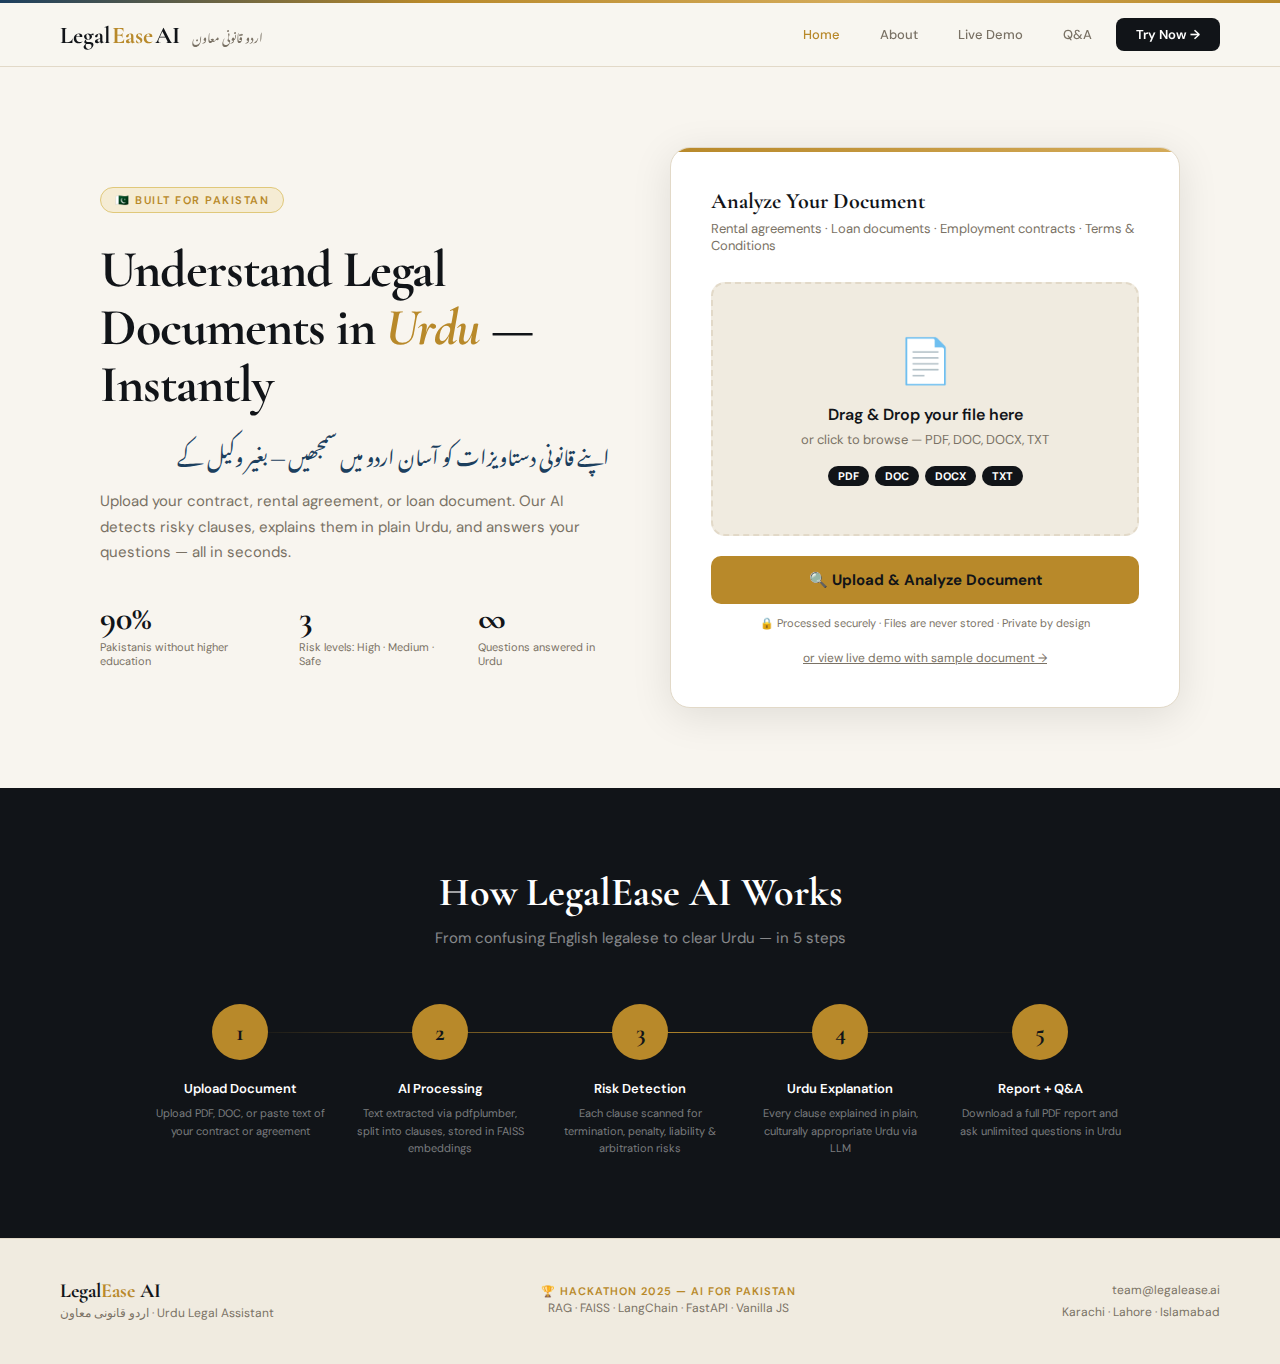
<file: frontend/index.html>
<!DOCTYPE html>
<html lang="en" dir="ltr">
<head>
  <meta charset="UTF-8"/>
  <meta name="viewport" content="width=device-width, initial-scale=1.0"/>
  <meta name="description" content="LegalEase AI — Understand legal documents in simple Urdu. Upload contracts, detect risks, get Urdu explanations instantly. Made for Pakistan."/>
  <title>LegalEase AI — اردو قانونی معاون</title>
  <link rel="stylesheet" href="style.css"/>
</head>
<body>

<!-- ═══════════════════════════ PAGE 1: HOME ════════════════════════════ -->
<div class="page active" id="page-home">
  <div class="gold-stripe"></div>
  <nav>
    <a class="nav-logo" onclick="showPage('home')">Legal<span>Ease</span> AI <small>اردو قانونی معاون</small></a>
    <div class="nav-links">
      <button class="nav-link active" onclick="showPage('home')">Home</button>
      <button class="nav-link" onclick="showPage('about')">About</button>
      <button class="nav-link" onclick="showPage('analysis')">Live Demo</button>
      <button class="nav-link" onclick="showPage('qa')">Q&amp;A</button>
      <button class="nav-cta" onclick="showPage('home'); document.getElementById('drop-zone').scrollIntoView({behavior:'smooth'})">Try Now →</button>
    </div>
    <button class="hamburger" id="hamburger-btn" onclick="toggleMobileMenu()" aria-label="Menu">☰</button>
  </nav>
  <div class="mobile-menu" id="mobile-menu">
    <button class="nav-link" onclick="showPage('home')">Home</button>
    <button class="nav-link" onclick="showPage('about')">About</button>
    <button class="nav-link" onclick="showPage('analysis')">Live Demo</button>
    <button class="nav-link" onclick="showPage('qa')">Q&amp;A</button>
    <button class="nav-cta" onclick="showPage('analysis')">Try Now →</button>
  </div>

  <section style="flex:1;display:flex;flex-direction:column;">
    <div class="hero">
      <div class="hero-left">
        <div class="hero-eyebrow">🇵🇰 Built for Pakistan</div>
        <h1 class="hero-title">Understand Legal Documents in <em>Urdu</em> — Instantly</h1>
        <p class="hero-urdu">اپنے قانونی دستاویزات کو آسان اردو میں سمجھیں — بغیر وکیل کے</p>
        <p class="hero-desc">Upload your contract, rental agreement, or loan document. Our AI detects risky clauses, explains them in plain Urdu, and answers your questions — all in seconds.</p>
        <div class="hero-stats">
          <div class="stat"><div class="stat-num">90%</div><div class="stat-label">Pakistanis without higher education</div></div>
          <div class="stat"><div class="stat-num">3</div><div class="stat-label">Risk levels: High · Medium · Safe</div></div>
          <div class="stat"><div class="stat-num">∞</div><div class="stat-label">Questions answered in Urdu</div></div>
        </div>
      </div>

      <div class="upload-card">
        <div class="upload-card-title">Analyze Your Document</div>
        <div class="upload-card-sub">Rental agreements · Loan documents · Employment contracts · Terms &amp; Conditions</div>

        <div class="drop-zone" id="drop-zone">
          <input type="file" id="file-input" accept=".pdf,.doc,.docx,.txt" style="display:none"/>
          <div class="drop-icon">📄</div>
          <div class="drop-title">Drag &amp; Drop your file here</div>
          <div class="drop-sub">or click to browse — PDF, DOC, DOCX, TXT</div>
          <div class="type-chips">
            <span class="type-chip">PDF</span>
            <span class="type-chip">DOC</span>
            <span class="type-chip">DOCX</span>
            <span class="type-chip">TXT</span>
          </div>
        </div>

        <button class="btn-upload" id="upload-btn" onclick="document.getElementById('file-input').click()">
          🔍 Upload &amp; Analyze Document
        </button>
        <p class="upload-note">🔒 Processed securely · Files are never stored · Private by design</p>

        <div style="text-align:center;margin-top:16px;">
          <button onclick="showPage('analysis')" style="background:none;border:none;color:var(--muted);font-size:12px;cursor:pointer;text-decoration:underline;">
            or view live demo with sample document →
          </button>
        </div>
      </div>
    </div>

    <section class="hiw-section">
      <div class="hiw-title">How LegalEase AI Works</div>
      <div class="hiw-sub">From confusing English legalese to clear Urdu — in 5 steps</div>
      <div class="hiw-steps">
        <div class="hiw-step">
          <div class="hiw-num">1</div>
          <div class="hiw-step-title">Upload Document</div>
          <div class="hiw-step-desc">Upload PDF, DOC, or paste text of your contract or agreement</div>
        </div>
        <div class="hiw-step">
          <div class="hiw-num">2</div>
          <div class="hiw-step-title">AI Processing</div>
          <div class="hiw-step-desc">Text extracted via pdfplumber, split into clauses, stored in FAISS embeddings</div>
        </div>
        <div class="hiw-step">
          <div class="hiw-num">3</div>
          <div class="hiw-step-title">Risk Detection</div>
          <div class="hiw-step-desc">Each clause scanned for termination, penalty, liability &amp; arbitration risks</div>
        </div>
        <div class="hiw-step">
          <div class="hiw-num">4</div>
          <div class="hiw-step-title">Urdu Explanation</div>
          <div class="hiw-step-desc">Every clause explained in plain, culturally appropriate Urdu via LLM</div>
        </div>
        <div class="hiw-step">
          <div class="hiw-num">5</div>
          <div class="hiw-step-title">Report + Q&amp;A</div>
          <div class="hiw-step-desc">Download a full PDF report and ask unlimited questions in Urdu</div>
        </div>
      </div>
    </section>
  </section>

  <footer>
    <div>
      <div class="footer-logo">Legal<span>Ease</span> AI</div>
      <div class="footer-info">اردو قانونی معاون · Urdu Legal Assistant</div>
    </div>
    <div style="text-align:center;">
      <div class="footer-hackathon">🏆 Hackathon 2025 — AI for Pakistan</div>
      <div class="footer-info">RAG · FAISS · LangChain · FastAPI · Vanilla JS</div>
    </div>
    <div style="text-align:right;">
      <div class="footer-info">team@legalease.ai</div>
      <div class="footer-info">Karachi · Lahore · Islamabad</div>
    </div>
  </footer>
</div>

<!-- ═══════════════════════════ PAGE 2: ANALYSIS ════════════════════════ -->
<div class="page" id="page-analysis">
  <div class="gold-stripe"></div>
  <nav>
    <a class="nav-logo" onclick="showPage('home')">Legal<span>Ease</span> AI <small>اردو قانونی معاون</small></a>
    <div class="nav-links">
      <button class="nav-link" onclick="showPage('home')">Home</button>
      <button class="nav-link" onclick="showPage('about')">About</button>
      <button class="nav-link active">Analysis</button>
      <button class="nav-link" onclick="showPage('qa')">Q&amp;A</button>
      <button class="nav-cta" onclick="showPage('report')">📄 Generate Report</button>
    </div>
    <button class="hamburger" id="hamburger-btn-2" onclick="toggleMobileMenu()" aria-label="Menu">☰</button>
  </nav>
  <div class="mobile-menu" id="mobile-menu">
    <button class="nav-link" onclick="showPage('home')">Home</button>
    <button class="nav-link" onclick="showPage('about')">About</button>
    <button class="nav-link" onclick="showPage('qa')">Q&amp;A</button>
    <button class="nav-cta" onclick="showPage('report')">📄 Report</button>
  </div>

  <div class="analysis-topbar">
    <div class="doc-info">
      <div class="doc-icon">📋</div>
      <div>
        <div class="doc-name" id="doc-name-display">Rental_Agreement_Karachi_2024.pdf</div>
        <div class="doc-meta" id="doc-meta-display">8 clauses detected · 3 high risk · 2 medium risk</div>
      </div>
    </div>
    <div class="filter-row">
      <div class="search-box">
        <span>🔍</span>
        <input type="text" id="clause-search" placeholder="Search clauses…"/>
      </div>
      <button class="filter-btn all on" id="filter-all"    onclick="setActiveFilter('all')">All</button>
      <button class="filter-btn high"   id="filter-high"   onclick="setActiveFilter('high')">⚠ High</button>
      <button class="filter-btn medium" id="filter-medium" onclick="setActiveFilter('medium')">⚡ Medium</button>
      <button class="filter-btn safe"   id="filter-safe"   onclick="setActiveFilter('safe')">✓ Safe</button>
    </div>
  </div>

  <div class="analysis-body">
    <div class="left-panel">
      <div class="panel-head">
        <span>Original Clauses</span>
        <span style="color:var(--gold);cursor:pointer;" onclick="showPage('qa')">Ask Q&amp;A →</span>
      </div>
      <div id="clause-list"><!-- rendered by JS --></div>
    </div>
    <div class="right-panel">
      <div class="panel-head"><span>Urdu Analysis &amp; Risk</span></div>
      <div id="analysis-cards"><!-- rendered by JS --></div>
    </div>
  </div>

  <div class="nav-clause-row">
    <button class="btn-clause" onclick="navigateClause(-1)">← Previous</button>
    <button class="btn-clause" onclick="showPage('home')">📄 New Document</button>
    <button class="btn-clause" onclick="showPage('qa')">💬 Ask in Urdu</button>
    <button class="btn-clause primary" onclick="showPage('report')">Generate Report →</button>
    <button class="btn-clause" onclick="navigateClause(1)">Next →</button>
  </div>
</div>

<!-- ═══════════════════════════ PAGE 3: Q&A ════════════════════════════ -->
<div class="page" id="page-qa">
  <div class="gold-stripe"></div>
  <nav>
    <a class="nav-logo" onclick="showPage('home')">Legal<span>Ease</span> AI <small>اردو قانونی معاون</small></a>
    <div class="nav-links">
      <button class="nav-link" onclick="showPage('home')">Home</button>
      <button class="nav-link" onclick="showPage('analysis')">← Analysis</button>
      <button class="nav-link active">Q&amp;A</button>
      <button class="nav-cta" onclick="showPage('report')">📄 Report</button>
    </div>
    <button class="hamburger" onclick="toggleMobileMenu()" aria-label="Menu">☰</button>
  </nav>

  <div class="qa-layout">
    <div class="qa-sidebar">
      <div>
        <div class="qa-sidebar-title">Active Document</div>
        <div class="qa-doc-card">
          <div class="qa-doc-name">Rental_Agreement_Karachi_2024.pdf</div>
          <div class="qa-doc-stat">8 clauses · 3 high risk · 2 medium risk</div>
        </div>
      </div>
      <div>
        <div class="qa-suggestions-title">Suggested Questions</div>
        <div class="qa-suggestion" onclick="fillQuestion(this)">اگر میں نے کرایہ دیر سے دیا تو کیا ہوگا؟</div>
        <div class="qa-suggestion" onclick="fillQuestion(this)">کیا مالک مکان مجھے بغیر وجہ نکال سکتا ہے؟</div>
        <div class="qa-suggestion" onclick="fillQuestion(this)">ڈپازٹ واپس کب ملے گا؟</div>
        <div class="qa-suggestion" onclick="fillQuestion(this)">سب سے خطرناک شق کونسی ہے؟</div>
        <div class="qa-suggestion" onclick="fillQuestion(this)">کیا یہ معاہدہ میرے لیے محفوظ ہے؟</div>
      </div>
      <div style="margin-top:auto;">
        <button onclick="showPage('report')" style="width:100%;background:var(--gold);color:var(--ink);border:none;padding:12px;border-radius:8px;font-weight:700;font-size:13px;cursor:pointer;">
          📄 Generate Report
        </button>
      </div>
    </div>

    <div class="qa-main">
      <div class="qa-header">
        <div>
          <div class="qa-header-title">Ask About Your Document</div>
          <div class="qa-header-sub">Urdu or English — AI answers from your document only via RAG</div>
        </div>
        <div style="font-family:'Noto Nastaliq Urdu',serif;font-size:15px;color:var(--gold);direction:rtl;">اردو میں سوال پوچھیں</div>
      </div>

      <div class="qa-messages" id="qa-messages">
        <div class="msg-wrap user">
          <div class="msg-avatar user">👤</div>
          <div class="msg-bubble user">اگر میں نے کرایہ دیر سے دیا تو کیا ہوگا؟</div>
        </div>
        <div class="msg-wrap">
          <div class="msg-avatar ai">AI</div>
          <div class="msg-bubble ai">
            <strong>Late Payment Penalty (Clause 2):</strong> If you pay rent late, a 5% weekly penalty will be charged on the outstanding amount, compounded monthly. One missed month could cost you 20%+ in penalties.
            <div class="urdu-reply">اگر آپ نے کرایہ وقت پر نہیں دیا تو ہر ہفتے 5٪ جرمانہ لگے گا جو ہر مہینے بڑھتا رہے گا۔ ادائیگی میں ایک ماہ کی تاخیر بھی بڑی رقم بن سکتی ہے — ہمیشہ وقت پر ادائیگی کریں۔</div>
            <div class="related-clause">📎 Based on: Clause 02 — Payment &amp; Penalty</div>
          </div>
        </div>
        <div class="msg-wrap user">
          <div class="msg-avatar user">👤</div>
          <div class="msg-bubble user">کیا مالک مکان مجھے بغیر وجہ نکال سکتا ہے؟</div>
        </div>
        <div class="msg-wrap">
          <div class="msg-avatar ai">AI</div>
          <div class="msg-bubble ai">
            <strong>⚠ Yes — this is a High Risk clause.</strong> Clause 1 gives the landlord the right to terminate with only 7 days notice, for any reason, at their sole discretion. You have very limited protection here.
            <div class="urdu-reply">ہاں، مالک مکان صرف 7 دن کے نوٹس پر، بغیر کوئی وجہ بتائے، آپ کو گھر خالی کروا سکتا ہے۔ دستخط سے پہلے اس شق پر مذاکرہ ضرور کریں اور کم از کم 60 دن کا نوٹس مانگیں۔</div>
            <div class="related-clause">📎 Based on: Clause 01 — Termination</div>
          </div>
        </div>
      </div>

      <div class="qa-input-area">
        <div class="qa-input-box">
          <textarea class="qa-textarea" id="qa-input" rows="2" placeholder="Type your question in Urdu or English… اردو یا انگریزی میں سوال لکھیں"></textarea>
          <div class="qa-actions">
            <button class="btn-qa-send" onclick="sendMessage()" title="Send">➤</button>
            <button class="btn-qa-mic" title="Speak in Urdu (coming soon)">🎤</button>
          </div>
        </div>
        <div class="qa-hint">Press Enter to send · Shift+Enter for new line · AI answers are grounded in your document only via RAG</div>
      </div>
    </div>
  </div>
</div>

<!-- ═══════════════════════════ PAGE 4: REPORT ═══════════════════════════ -->
<div class="page" id="page-report">
  <div class="gold-stripe"></div>
  <nav>
    <a class="nav-logo" onclick="showPage('home')">Legal<span>Ease</span> AI <small>اردو قانونی معاون</small></a>
    <div class="nav-links">
      <button class="nav-link" onclick="showPage('home')">Home</button>
      <button class="nav-link" onclick="showPage('analysis')">← Analysis</button>
      <button class="nav-link" onclick="showPage('qa')">Q&amp;A</button>
      <button class="nav-link active">Report</button>
    </div>
    <button class="hamburger" onclick="toggleMobileMenu()" aria-label="Menu">☰</button>
  </nav>

  <div class="report-body">
    <div class="report-header-card">
      <div>
        <div style="font-size:10px;font-weight:700;letter-spacing:2px;text-transform:uppercase;color:var(--gold);margin-bottom:10px;">LegalEase AI — Analysis Report</div>
        <div class="report-doc-title" id="report-doc-name">Rental Agreement — Karachi 2024</div>
        <div class="report-meta">Analyzed on <span id="report-date">20 February 2026</span> · <span id="report-total">8</span> clauses · Processed via LegalEase AI RAG Pipeline</div>
      </div>
      <button class="btn-download" onclick="downloadReport()">📄 Download PDF Report</button>
    </div>

    <div class="insights-row">
      <div class="insight-card"><div class="insight-num neutral" id="report-total-2">8</div><div class="insight-label">Total Clauses Analyzed</div></div>
      <div class="insight-card"><div class="insight-num red"     id="report-high">3</div><div class="insight-label">⚠ High Risk</div></div>
      <div class="insight-card"><div class="insight-num yellow"  id="report-med">2</div><div class="insight-label">⚡ Medium Risk</div></div>
      <div class="insight-card"><div class="insight-num green"   id="report-safe">3</div><div class="insight-label">✓ Safe Clauses</div></div>
    </div>

    <div class="report-section-title">Clause Summary Table — خلاصہ جدول</div>
    <table class="report-table">
      <thead>
        <tr>
          <th>#</th>
          <th>Clause Type</th>
          <th>Urdu Explanation — اردو وضاحت</th>
          <th>Risk</th>
        </tr>
      </thead>
      <tbody id="report-tbody"><!-- rendered by JS --></tbody>
    </table>

    <div style="display:flex;gap:12px;justify-content:center;padding-bottom:40px;flex-wrap:wrap;">
      <button class="btn-download" onclick="downloadReport()">📄 Download Full PDF</button>
      <button onclick="showPage('qa')" style="background:var(--accent);color:#fff;border:none;padding:14px 24px;border-radius:10px;font-size:14px;font-weight:700;cursor:pointer;display:flex;align-items:center;gap:8px;">💬 Ask More Questions</button>
    </div>
  </div>
</div>

<!-- ═══════════════════════════ PAGE 5: ABOUT ═══════════════════════════ -->
<div class="page" id="page-about">
  <div class="gold-stripe"></div>
  <nav>
    <a class="nav-logo" onclick="showPage('home')">Legal<span>Ease</span> AI <small>اردو قانونی معاون</small></a>
    <div class="nav-links">
      <button class="nav-link" onclick="showPage('home')">Home</button>
      <button class="nav-link active">About</button>
      <button class="nav-link" onclick="showPage('analysis')">Live Demo</button>
      <button class="nav-cta" onclick="showPage('home')">Try Now →</button>
    </div>
    <button class="hamburger" onclick="toggleMobileMenu()" aria-label="Menu">☰</button>
  </nav>

  <div class="about-hero">
    <div class="about-hero-title">Why <span>LegalEase</span> AI?</div>
    <div class="about-hero-sub">Over 90% of Pakistanis lack higher education. Legal documents written in complex English are a daily barrier that puts millions at risk — every time they sign.</div>
    <div class="about-hero-urdu">قانونی دستاویزات کو سمجھنا اب مشکل نہیں — اردو میں آسان، فوری وضاحت</div>
  </div>

  <div class="about-content">
    <div class="report-section-title" style="margin-bottom:28px;">Why It Will Work in Pakistan</div>
    <div class="why-grid">
      <div class="why-card">
        <div class="why-icon">📋</div>
        <div class="why-title">Contracts Are Written in Complex English</div>
        <div class="why-desc">Rental agreements, loan documents, employment contracts — almost all legal documents in Pakistan are in dense English that average citizens simply cannot parse. LegalEase AI bridges this gap instantly.</div>
      </div>
      <div class="why-card">
        <div class="why-icon">💰</div>
        <div class="why-title">Lawyers Are Too Expensive for Most</div>
        <div class="why-desc">A legal consultation costs PKR 5,000–50,000. LegalEase AI doesn't replace lawyers — it empowers ordinary people to understand what they're signing before they're trapped by unfair terms.</div>
      </div>
      <div class="why-card">
        <div class="why-icon">🇵🇰</div>
        <div class="why-title">Built for Urdu Speakers</div>
        <div class="why-desc">Explanations are in plain, culturally appropriate Urdu using the Noto Nastaliq font — not just literal translation, but contextual simplification that resonates with everyday Pakistani users.</div>
      </div>
      <div class="why-card">
        <div class="why-icon">🛡️</div>
        <div class="why-title">Instant Risk Detection</div>
        <div class="why-desc">Termination clauses, penalty traps, liability waivers, arbitration locks — automatically flagged with Red/Yellow/Green risk ratings so risks are visible at a glance before signing.</div>
      </div>
    </div>

    <div class="report-section-title" style="margin-bottom:28px;">Technical Architecture</div>
    <div style="background:var(--white);border:1px solid var(--border);border-radius:14px;padding:32px;margin-bottom:40px;">
      <div style="display:grid;grid-template-columns:repeat(5,1fr);gap:16px;text-align:center;">
        <div><div style="font-size:28px;margin-bottom:10px;">📄</div><div style="font-size:13px;font-weight:700;margin-bottom:6px;">Upload</div><div style="font-size:11px;color:var(--muted);">pdfplumber / PyPDF2 text extraction</div></div>
        <div><div style="font-size:28px;margin-bottom:10px;">✂️</div><div style="font-size:13px;font-weight:700;margin-bottom:6px;">RAG Chunking</div><div style="font-size:11px;color:var(--muted);">LangChain text splitter → FAISS vector DB</div></div>
        <div><div style="font-size:28px;margin-bottom:10px;">🔍</div><div style="font-size:13px;font-weight:700;margin-bottom:6px;">Risk Detection</div><div style="font-size:11px;color:var(--muted);">Keyword + semantic pattern matching</div></div>
        <div><div style="font-size:28px;margin-bottom:10px;">🌐</div><div style="font-size:13px;font-weight:700;margin-bottom:6px;">Urdu via LLM</div><div style="font-size:11px;color:var(--muted);">GPT / Gemini prompt-engineered for Urdu</div></div>
        <div><div style="font-size:28px;margin-bottom:10px;">📊</div><div style="font-size:13px;font-weight:700;margin-bottom:6px;">PDF Report</div><div style="font-size:11px;color:var(--muted);">ReportLab / WeasyPrint formatted output</div></div>
      </div>
    </div>

    <div class="report-section-title" style="margin-bottom:28px;">Our Team</div>
    <div class="team-grid" style="margin-bottom:40px;">
      <div class="team-card">
        <div class="team-avatar">A</div>
        <div class="team-name">Team Member 1</div>
        <div class="team-role">AI &amp; Backend · FastAPI · LangChain · FAISS</div>
      </div>
      <div class="team-card">
        <div class="team-avatar">B</div>
        <div class="team-name">Team Member 2</div>
        <div class="team-role">Frontend &amp; UX · Vanilla JS · Responsive Design</div>
      </div>
      <div class="team-card">
        <div class="team-avatar">C</div>
        <div class="team-name">Team Member 3</div>
        <div class="team-role">NLP &amp; Urdu Language · Prompt Engineering</div>
      </div>
    </div>

    <div class="hackathon-banner">
      <div class="hackathon-label">🏆 Competition Entry</div>
      <div class="hackathon-title">Hackathon 2025 — AI for Pakistan</div>
      <div class="hackathon-desc">Python · FastAPI · LangChain · FAISS · Noto Nastaliq Urdu · Vanilla JS · Vercel<br>Practical AI solving a real problem for 220 million Pakistanis.</div>
    </div>
  </div>

  <footer>
    <div>
      <div class="footer-logo">Legal<span>Ease</span> AI</div>
      <div class="footer-info">اردو قانونی معاون · Urdu Legal Assistant</div>
    </div>
    <div style="text-align:center;">
      <div class="footer-hackathon">🏆 Hackathon 2025 — AI for Pakistan</div>
    </div>
    <div style="text-align:right;">
      <div class="footer-info">team@legalease.ai</div>
    </div>
  </footer>
</div>

<!-- Scroll to top -->
<button id="scroll-top-btn" onclick="scrollToTop()" aria-label="Scroll to top">↑</button>

<script src="app.js"></script>
</body>
</html>
</file>
<file: frontend/style.css>
@import url('https://fonts.googleapis.com/css2?family=Cormorant+Garamond:ital,wght@0,400;0,600;0,700;1,400&family=DM+Sans:wght@300;400;500;600&family=Noto+Nastaliq+Urdu:wght@400;600;700&display=swap');

/* ─── TOKENS ─────────────────────────────────────────────── */
:root {
  --ink: #111418; --paper: #f8f5ef; --white: #ffffff; --cream: #f0ebe0;
  --gold: #b8892a; --gold-light: #d4ab5a; --gold-pale: #f5ecd4;
  --accent: #1c3f5e; --accent-light: #2a5a8a;
  --red: #b83232; --red-pale: #fdf0f0;
  --yellow: #c47c1a; --yellow-pale: #fdf5e6;
  --green: #2a7a4a; --green-pale: #edf7f1;
  --border: #e2d9c8; --muted: #7a7265;
  --shadow: 0 2px 20px rgba(0,0,0,0.06);
  --shadow-lg: 0 8px 40px rgba(0,0,0,0.10);
  --radius: 12px; --nav-h: 64px;
}

/* ─── RESET ──────────────────────────────────────────────── */
*, *::before, *::after { box-sizing: border-box; margin: 0; padding: 0; }
html { scroll-behavior: smooth; }
body { font-family: 'DM Sans', sans-serif; background: var(--paper); color: var(--ink); min-height: 100vh; overflow-x: hidden; }
img { max-width: 100%; }
button { font-family: 'DM Sans', sans-serif; cursor: pointer; }

/* ─── PAGE SYSTEM ────────────────────────────────────────── */
.page { display: none; min-height: 100vh; flex-direction: column; }
.page.active { display: flex; }

/* ─── GOLD STRIPE ────────────────────────────────────────── */
.gold-stripe { height: 3px; background: linear-gradient(90deg, var(--accent), var(--gold), var(--gold-light), var(--gold)); flex-shrink: 0; }

/* ─── NAV ────────────────────────────────────────────────── */
nav {
  position: sticky; top: 0; z-index: 200;
  background: rgba(248,245,239,0.95); backdrop-filter: blur(12px);
  border-bottom: 1px solid var(--border);
  padding: 0 60px; height: var(--nav-h);
  display: flex; align-items: center; justify-content: space-between;
  flex-shrink: 0;
}
.nav-logo {
  font-family: 'Cormorant Garamond', serif; font-size: 24px; font-weight: 700;
  color: var(--ink); text-decoration: none;
  display: flex; align-items: baseline; gap: 2px; cursor: pointer;
}
.nav-logo span { color: var(--gold); }
.nav-logo small { font-family: 'Noto Nastaliq Urdu', serif; font-size: 12px; color: var(--muted); margin-left: 10px; font-weight: 400; }
.nav-links { display: flex; gap: 8px; align-items: center; }
.nav-link {
  padding: 7px 16px; font-size: 13px; font-weight: 500;
  color: var(--muted); border-radius: 6px; cursor: pointer;
  transition: all 0.2s; border: none; background: none;
}
.nav-link:hover { color: var(--ink); background: var(--cream); }
.nav-link.active { color: var(--gold); }
.nav-cta {
  background: var(--ink); color: #fff; padding: 8px 20px;
  border-radius: 8px; font-size: 13px; font-weight: 600;
  border: none; transition: background 0.2s;
}
.nav-cta:hover { background: var(--accent); }
.hamburger { display: none; background: none; border: none; font-size: 22px; padding: 8px; }

/* Mobile menu */
.mobile-menu {
  display: none; position: fixed; top: var(--nav-h); left: 0; right: 0;
  background: var(--ink); z-index: 199; flex-direction: column;
  padding: 16px; gap: 4px; border-bottom: 1px solid rgba(255,255,255,0.1);
}
.mobile-menu.open { display: flex; }
.mobile-menu .nav-link { color: rgba(255,255,255,0.7); }
.mobile-menu .nav-link:hover { background: rgba(255,255,255,0.08); color: #fff; }
.mobile-menu .nav-cta { margin-top: 8px; text-align: center; }

/* ═══════════════════════════════════
   PAGE 1 — LANDING
═══════════════════════════════════ */
.hero {
  flex: 1; display: grid; grid-template-columns: 1fr 1fr; gap: 60px;
  max-width: 1200px; margin: 0 auto; padding: 80px 60px; align-items: center; width: 100%;
}
.hero-left { animation: fadeUp 0.6s ease both; }
.hero-eyebrow {
  display: inline-flex; align-items: center; gap: 8px;
  background: var(--gold-pale); border: 1px solid #e0c87a;
  border-radius: 20px; padding: 5px 14px;
  font-size: 11px; font-weight: 600; letter-spacing: 1.5px; text-transform: uppercase;
  color: var(--gold); margin-bottom: 28px;
}
.hero-title {
  font-family: 'Cormorant Garamond', serif; font-size: 52px; font-weight: 700;
  line-height: 1.1; letter-spacing: -1px; color: var(--ink); margin-bottom: 20px;
}
.hero-title em { color: var(--gold); font-style: italic; }
.hero-urdu {
  font-family: 'Noto Nastaliq Urdu', serif; font-size: 20px;
  direction: rtl; text-align: right; color: var(--accent); margin-bottom: 16px; line-height: 2;
}
.hero-desc { font-size: 15px; color: var(--muted); line-height: 1.7; margin-bottom: 36px; }
.hero-stats { display: flex; gap: 32px; }
.stat-num { font-family: 'Cormorant Garamond', serif; font-size: 34px; font-weight: 700; color: var(--ink); line-height: 1; }
.stat-label { font-size: 11px; color: var(--muted); margin-top: 4px; }

/* Upload card */
.upload-card {
  background: var(--white); border: 1px solid var(--border); border-radius: 20px;
  padding: 40px; box-shadow: var(--shadow-lg);
  position: relative; overflow: hidden; animation: fadeUp 0.6s 0.15s ease both;
}
.upload-card::before {
  content: ''; position: absolute; top: 0; left: 0; right: 0; height: 4px;
  background: linear-gradient(90deg, var(--gold), var(--gold-light));
}
.upload-card-title { font-family: 'Cormorant Garamond', serif; font-size: 22px; font-weight: 700; margin-bottom: 6px; }
.upload-card-sub { font-size: 13px; color: var(--muted); margin-bottom: 28px; }

.drop-zone {
  border: 2px dashed var(--border); border-radius: 14px;
  padding: 48px 24px; text-align: center; background: var(--cream);
  cursor: pointer; transition: all 0.25s; margin-bottom: 20px;
}
.drop-zone:hover, .drop-zone.dragover { border-color: var(--gold); background: var(--gold-pale); }
.drop-icon { font-size: 44px; margin-bottom: 14px; }
.drop-title { font-size: 16px; font-weight: 600; margin-bottom: 6px; }
.drop-sub { font-size: 13px; color: var(--muted); margin-bottom: 18px; }
.type-chips { display: flex; gap: 6px; justify-content: center; flex-wrap: wrap; }
.type-chip { background: var(--ink); color: #fff; padding: 3px 10px; border-radius: 20px; font-size: 11px; font-weight: 700; }

.upload-progress { height: 6px; background: var(--border); border-radius: 3px; margin-top: 16px; overflow: hidden; }
.upload-progress-bar { height: 100%; background: linear-gradient(90deg, var(--gold), var(--gold-light)); border-radius: 3px; width: 0; transition: width 0.3s ease; }

.btn-upload {
  width: 100%; background: var(--gold); color: var(--ink);
  border: none; padding: 14px; border-radius: 10px;
  font-size: 15px; font-weight: 700; transition: all 0.2s;
  display: flex; align-items: center; justify-content: center; gap: 8px;
}
.btn-upload:hover:not(:disabled) { background: var(--gold-light); transform: translateY(-1px); box-shadow: 0 4px 20px rgba(184,137,42,0.3); }
.btn-upload:disabled { opacity: 0.6; cursor: not-allowed; }
.upload-note { font-size: 11px; color: var(--muted); text-align: center; margin-top: 12px; }

/* How it works */
.hiw-section { background: var(--ink); padding: 80px 60px; text-align: center; }
.hiw-title { font-family: 'Cormorant Garamond', serif; font-size: 40px; font-weight: 700; color: #fff; margin-bottom: 12px; }
.hiw-sub { color: rgba(255,255,255,0.5); font-size: 15px; margin-bottom: 56px; }
.hiw-steps { display: grid; grid-template-columns: repeat(5, 1fr); gap: 0; max-width: 1000px; margin: 0 auto; position: relative; }
.hiw-steps::before { content: ''; position: absolute; top: 28px; left: 10%; right: 10%; height: 1px; background: linear-gradient(90deg, transparent, var(--gold), transparent); }
.hiw-step { padding: 0 12px; }
.hiw-num {
  width: 56px; height: 56px; background: var(--gold); color: var(--ink); border-radius: 50%;
  display: flex; align-items: center; justify-content: center;
  font-family: 'Cormorant Garamond', serif; font-size: 24px; font-weight: 700;
  margin: 0 auto 20px; position: relative; z-index: 1;
}
.hiw-step-title { font-size: 13px; font-weight: 600; color: #fff; margin-bottom: 8px; }
.hiw-step-desc { font-size: 11px; color: rgba(255,255,255,0.45); line-height: 1.6; }

/* Footer */
footer { background: var(--cream); border-top: 1px solid var(--border); padding: 40px 60px; display: flex; justify-content: space-between; align-items: center; flex-wrap: wrap; gap: 24px; }
.footer-logo { font-family: 'Cormorant Garamond', serif; font-size: 20px; font-weight: 700; }
.footer-logo span { color: var(--gold); }
.footer-info { font-size: 12px; color: var(--muted); line-height: 1.8; }
.footer-hackathon { font-size: 11px; color: var(--gold); font-weight: 600; letter-spacing: 1px; text-transform: uppercase; }

/* ═══════════════════════════════════
   PAGE 2 — ANALYSIS
═══════════════════════════════════ */
.analysis-topbar {
  background: var(--white); border-bottom: 1px solid var(--border);
  padding: 12px 32px; display: flex; align-items: center; justify-content: space-between;
  gap: 16px; flex-shrink: 0; flex-wrap: wrap;
}
.doc-info { display: flex; align-items: center; gap: 12px; }
.doc-icon { font-size: 26px; }
.doc-name { font-weight: 600; font-size: 14px; }
.doc-meta { font-size: 11px; color: var(--muted); }
.filter-row { display: flex; gap: 6px; align-items: center; flex-wrap: wrap; }
.search-box {
  display: flex; align-items: center; gap: 8px;
  background: var(--cream); border: 1px solid var(--border);
  border-radius: 8px; padding: 6px 12px;
}
.search-box input { border: none; background: none; outline: none; font-size: 13px; width: 160px; font-family: 'DM Sans', sans-serif; }
.filter-btn {
  padding: 5px 12px; border-radius: 20px; font-size: 11px; font-weight: 700;
  border: 1.5px solid; cursor: pointer; transition: all 0.2s; letter-spacing: 0.3px;
}
.filter-btn.all { border-color: var(--ink); background: var(--ink); color: #fff; }
.filter-btn.all.on { background: var(--ink); }
.filter-btn.high  { border-color: var(--red);    color: var(--red);    background: transparent; }
.filter-btn.medium{ border-color: var(--yellow); color: var(--yellow); background: transparent; }
.filter-btn.safe  { border-color: var(--green);  color: var(--green);  background: transparent; }
.filter-btn.high.on   { background: var(--red);    color: #fff; }
.filter-btn.medium.on { background: var(--yellow); color: #fff; }
.filter-btn.safe.on   { background: var(--green);  color: #fff; }

.analysis-body { flex: 1; display: grid; grid-template-columns: 1fr 1fr; overflow: hidden; height: calc(100vh - var(--nav-h) - 3px - 58px - 60px); min-height: 400px; }

.left-panel { border-right: 1px solid var(--border); overflow-y: auto; padding: 24px; background: var(--paper); }
.right-panel { overflow-y: auto; padding: 24px; background: var(--white); }
.panel-head { font-size: 10px; font-weight: 700; letter-spacing: 2px; text-transform: uppercase; color: var(--muted); margin-bottom: 18px; display: flex; justify-content: space-between; align-items: center; }

.clause-orig {
  background: var(--white); border: 1px solid var(--border); border-radius: var(--radius);
  padding: 18px; margin-bottom: 12px; cursor: pointer; transition: all 0.2s; position: relative;
}
.clause-orig:hover { border-color: var(--gold); box-shadow: var(--shadow); }
.clause-orig.selected { border-color: var(--gold); border-width: 2px; }
.clause-orig.selected::before {
  content: ''; position: absolute; left: 0; top: 0; bottom: 0;
  width: 4px; background: var(--gold); border-radius: var(--radius) 0 0 var(--radius);
}
.clause-num { font-size: 10px; font-weight: 700; letter-spacing: 1px; text-transform: uppercase; color: var(--muted); margin-bottom: 10px; display: flex; align-items: center; justify-content: space-between; }
.clause-risk-tag { padding: 2px 8px; border-radius: 20px; font-size: 9px; font-weight: 800; }
.clause-risk-tag.high   { background: var(--red-pale);    color: var(--red); }
.clause-risk-tag.medium { background: var(--yellow-pale); color: var(--yellow); }
.clause-risk-tag.safe   { background: var(--green-pale);  color: var(--green); }
.clause-text { font-size: 13px; line-height: 1.7; color: var(--ink); }

.analysis-card { border: 1px solid var(--border); border-radius: var(--radius); overflow: hidden; margin-bottom: 14px; animation: fadeUp 0.3s ease both; transition: outline 0.3s; }
.analysis-card.card-highlight { outline: 2px solid var(--gold); }
.ac-header { display: flex; align-items: center; gap: 10px; padding: 12px 18px; border-bottom: 1px solid var(--border); }
.ac-header.high   { background: var(--red-pale);    border-bottom-color: #f0c8c8; }
.ac-header.medium { background: var(--yellow-pale); border-bottom-color: #f0ddb0; }
.ac-header.safe   { background: var(--green-pale);  border-bottom-color: #b8e0c8; }
.risk-icon { font-size: 16px; }
.clause-type-label { font-size: 12px; font-weight: 700; }
.risk-pill { padding: 3px 10px; border-radius: 20px; font-size: 10px; font-weight: 800; text-transform: uppercase; margin-left: auto; }
.risk-pill.high   { background: var(--red);    color: #fff; }
.risk-pill.medium { background: var(--yellow); color: #fff; }
.risk-pill.safe   { background: var(--green);  color: #fff; }
.ac-body { padding: 18px; }
.urdu-explanation { background: linear-gradient(135deg, #faf7f0, #f2ede0); border: 1px solid #ddd5be; border-radius: 8px; padding: 16px; direction: rtl; text-align: right; }
.urdu-tag { direction: ltr; text-align: left; font-size: 9px; font-weight: 800; letter-spacing: 1.5px; text-transform: uppercase; color: var(--gold); margin-bottom: 10px; }
.urdu-exp-text { font-family: 'Noto Nastaliq Urdu', serif; font-size: 15px; line-height: 2.2; color: var(--ink); }
.risk-tooltip { margin-top: 12px; padding: 10px 14px; background: var(--cream); border-radius: 6px; font-size: 12px; color: var(--muted); line-height: 1.6; border-left: 3px solid var(--gold); }

.nav-clause-row { display: flex; gap: 8px; justify-content: center; padding: 14px 24px; border-top: 1px solid var(--border); background: var(--white); flex-wrap: wrap; flex-shrink: 0; }
.btn-clause { padding: 8px 18px; border-radius: 8px; font-size: 13px; font-weight: 600; cursor: pointer; border: 1.5px solid var(--border); background: var(--white); color: var(--ink); transition: all 0.2s; }
.btn-clause:hover { border-color: var(--ink); }
.btn-clause.primary { background: var(--gold); border-color: var(--gold); color: var(--ink); }
.btn-clause.primary:hover { background: var(--gold-light); }

/* ═══════════════════════════════════
   PAGE 3 — Q&A
═══════════════════════════════════ */
.qa-layout { flex: 1; display: grid; grid-template-columns: 280px 1fr; height: calc(100vh - var(--nav-h) - 3px); overflow: hidden; }
.qa-sidebar { background: var(--ink); padding: 24px 20px; display: flex; flex-direction: column; gap: 20px; overflow-y: auto; }
.qa-sidebar-title { font-size: 10px; font-weight: 700; letter-spacing: 2px; text-transform: uppercase; color: rgba(255,255,255,0.35); margin-bottom: 4px; }
.qa-doc-card { background: rgba(255,255,255,0.06); border: 1px solid rgba(255,255,255,0.1); border-radius: 10px; padding: 14px; }
.qa-doc-name { font-size: 13px; font-weight: 600; color: #fff; margin-bottom: 6px; }
.qa-doc-stat { font-size: 11px; color: rgba(255,255,255,0.4); }
.qa-suggestions-title { font-size: 10px; font-weight: 700; letter-spacing: 1.5px; text-transform: uppercase; color: rgba(255,255,255,0.35); margin-bottom: 10px; }
.qa-suggestion { background: rgba(255,255,255,0.04); border: 1px solid rgba(255,255,255,0.08); border-radius: 8px; padding: 11px 14px; font-size: 12px; color: rgba(255,255,255,0.65); cursor: pointer; margin-bottom: 8px; transition: all 0.2s; font-family: 'Noto Nastaliq Urdu', serif; direction: rtl; text-align: right; line-height: 1.9; }
.qa-suggestion:hover { background: rgba(184,137,42,0.12); border-color: rgba(184,137,42,0.3); color: #fff; }

.qa-main { display: flex; flex-direction: column; background: var(--paper); overflow: hidden; }
.qa-header { padding: 18px 28px; border-bottom: 1px solid var(--border); background: var(--white); display: flex; align-items: center; justify-content: space-between; flex-shrink: 0; }
.qa-header-title { font-family: 'Cormorant Garamond', serif; font-size: 20px; font-weight: 700; }
.qa-header-sub { font-size: 12px; color: var(--muted); }
.qa-messages { flex: 1; padding: 24px 28px; overflow-y: auto; display: flex; flex-direction: column; gap: 18px; }
.msg-wrap { display: flex; gap: 10px; max-width: 85%; animation: fadeUp 0.25s ease; }
.msg-wrap.user { flex-direction: row-reverse; margin-left: auto; }
.msg-avatar { width: 34px; height: 34px; border-radius: 50%; display: flex; align-items: center; justify-content: center; font-size: 13px; flex-shrink: 0; }
.msg-avatar.ai { background: var(--gold); color: var(--ink); font-weight: 700; font-size: 11px; }
.msg-avatar.user { background: var(--accent); color: #fff; }
.msg-bubble { padding: 12px 16px; border-radius: 16px; font-size: 14px; line-height: 1.6; }
.msg-bubble.user { background: var(--accent); color: #fff; border-radius: 16px 4px 16px 16px; }
.msg-bubble.ai { background: var(--white); border: 1px solid var(--border); border-radius: 4px 16px 16px 16px; box-shadow: var(--shadow); }
.msg-bubble.ai .urdu-reply { font-family: 'Noto Nastaliq Urdu', serif; direction: rtl; text-align: right; font-size: 15px; line-height: 2.2; color: var(--accent); margin-top: 12px; padding-top: 12px; border-top: 1px solid var(--border); }
.related-clause { margin-top: 12px; padding: 8px 12px; background: var(--gold-pale); border-radius: 8px; font-size: 11px; color: var(--gold); font-weight: 600; }

/* Typing dots */
.typing-dots { display: flex; align-items: center; gap: 5px; padding: 14px 18px !important; }
.typing-dots span { width: 7px; height: 7px; background: var(--muted); border-radius: 50%; animation: typingBounce 1.2s infinite; }
.typing-dots span:nth-child(2) { animation-delay: 0.2s; }
.typing-dots span:nth-child(3) { animation-delay: 0.4s; }
@keyframes typingBounce { 0%,60%,100% { transform: translateY(0); opacity: 0.4; } 30% { transform: translateY(-6px); opacity: 1; } }

.qa-input-area { padding: 16px 28px; border-top: 1px solid var(--border); background: var(--white); flex-shrink: 0; }
.qa-input-box { display: flex; gap: 10px; align-items: flex-end; }
.qa-textarea { flex: 1; border: 1.5px solid var(--border); border-radius: 12px; padding: 12px 16px; font-size: 14px; font-family: 'DM Sans', sans-serif; outline: none; resize: none; background: var(--cream); line-height: 1.5; max-height: 120px; transition: border-color 0.2s; }
.qa-textarea:focus { border-color: var(--gold); }
.qa-textarea::placeholder { color: var(--muted); }
.qa-actions { display: flex; flex-direction: column; gap: 6px; }
.btn-qa-send { width: 44px; height: 44px; border-radius: 10px; background: var(--gold); border: none; cursor: pointer; display: flex; align-items: center; justify-content: center; font-size: 18px; transition: all 0.2s; }
.btn-qa-send:hover { background: var(--gold-light); transform: translateY(-1px); }
.btn-qa-mic { width: 44px; height: 44px; border-radius: 10px; background: var(--cream); border: 1px solid var(--border); cursor: pointer; display: flex; align-items: center; justify-content: center; font-size: 16px; transition: all 0.2s; }
.btn-qa-mic:hover { background: var(--ink); }
.qa-hint { font-size: 11px; color: var(--muted); text-align: center; margin-top: 10px; }

/* ═══════════════════════════════════
   PAGE 4 — REPORT
═══════════════════════════════════ */
.report-body { flex: 1; padding: 40px; max-width: 960px; margin: 0 auto; width: 100%; }
.report-header-card { background: var(--ink); border-radius: 16px; padding: 36px 40px; margin-bottom: 28px; display: grid; grid-template-columns: 1fr auto; align-items: center; gap: 40px; position: relative; overflow: hidden; }
.report-header-card::before { content: ''; position: absolute; inset: 0; background: radial-gradient(ellipse at 80% 50%, rgba(184,137,42,0.15) 0%, transparent 60%); }
.report-doc-title { font-family: 'Cormorant Garamond', serif; font-size: 26px; font-weight: 700; color: #fff; margin-bottom: 8px; }
.report-meta { font-size: 13px; color: rgba(255,255,255,0.45); }
.report-meta span { color: rgba(255,255,255,0.7); }
.btn-download { background: var(--gold); color: var(--ink); border: none; padding: 14px 24px; border-radius: 10px; font-size: 14px; font-weight: 700; cursor: pointer; display: flex; align-items: center; gap: 8px; transition: all 0.2s; white-space: nowrap; position: relative; z-index: 1; }
.btn-download:hover { background: var(--gold-light); transform: translateY(-1px); }
.insights-row { display: grid; grid-template-columns: repeat(4, 1fr); gap: 16px; margin-bottom: 28px; }
.insight-card { background: var(--white); border: 1px solid var(--border); border-radius: var(--radius); padding: 20px; text-align: center; }
.insight-num { font-family: 'Cormorant Garamond', serif; font-size: 40px; font-weight: 700; line-height: 1; margin-bottom: 6px; }
.insight-num.red    { color: var(--red); }
.insight-num.yellow { color: var(--yellow); }
.insight-num.green  { color: var(--green); }
.insight-num.neutral{ color: var(--ink); }
.insight-label { font-size: 12px; color: var(--muted); }
.report-section-title { font-family: 'Cormorant Garamond', serif; font-size: 22px; font-weight: 700; margin-bottom: 16px; display: flex; align-items: center; gap: 10px; }
.report-section-title::after { content: ''; flex: 1; height: 1px; background: var(--border); }
.report-table { width: 100%; border-collapse: collapse; background: var(--white); border-radius: var(--radius); overflow: hidden; border: 1px solid var(--border); margin-bottom: 28px; }
.report-table th { background: var(--cream); padding: 12px 18px; text-align: left; font-size: 11px; font-weight: 700; letter-spacing: 1px; text-transform: uppercase; color: var(--muted); border-bottom: 1px solid var(--border); }
.report-table td { padding: 14px 18px; border-bottom: 1px solid var(--border); font-size: 13px; vertical-align: top; }
.report-table tr:last-child td { border-bottom: none; }
.report-table tr:hover td { background: var(--cream); }
.report-table .urdu-cell { font-family: 'Noto Nastaliq Urdu', serif; direction: rtl; text-align: right; line-height: 2; }
.risk-badge-sm { display: inline-flex; align-items: center; gap: 4px; padding: 3px 10px; border-radius: 20px; font-size: 10px; font-weight: 800; text-transform: uppercase; }
.risk-badge-sm.high   { background: var(--red-pale);    color: var(--red); }
.risk-badge-sm.medium { background: var(--yellow-pale); color: var(--yellow); }
.risk-badge-sm.safe   { background: var(--green-pale);  color: var(--green); }

/* ═══════════════════════════════════
   PAGE 5 — ABOUT
═══════════════════════════════════ */
.about-hero { background: var(--ink); padding: 80px 60px; text-align: center; }
.about-hero-title { font-family: 'Cormorant Garamond', serif; font-size: 48px; font-weight: 700; color: #fff; margin-bottom: 16px; }
.about-hero-title span { color: var(--gold); }
.about-hero-sub { font-size: 16px; color: rgba(255,255,255,0.5); max-width: 600px; margin: 0 auto 24px; line-height: 1.7; }
.about-hero-urdu { font-family: 'Noto Nastaliq Urdu', serif; font-size: 22px; color: var(--gold-light); direction: rtl; line-height: 2; }
.about-content { max-width: 960px; margin: 0 auto; padding: 60px 40px; }
.why-grid { display: grid; grid-template-columns: 1fr 1fr; gap: 20px; margin-bottom: 56px; }
.why-card { background: var(--white); border: 1px solid var(--border); border-radius: 14px; padding: 28px; transition: all 0.2s; }
.why-card:hover { box-shadow: var(--shadow-lg); transform: translateY(-2px); }
.why-icon { font-size: 32px; margin-bottom: 14px; }
.why-title { font-size: 16px; font-weight: 700; margin-bottom: 8px; }
.why-desc { font-size: 13px; color: var(--muted); line-height: 1.7; }
.team-grid { display: grid; grid-template-columns: repeat(3, 1fr); gap: 16px; }
.team-card { background: var(--white); border: 1px solid var(--border); border-radius: var(--radius); padding: 24px; text-align: center; }
.team-avatar { width: 60px; height: 60px; border-radius: 50%; background: linear-gradient(135deg, var(--gold), var(--gold-light)); display: flex; align-items: center; justify-content: center; font-size: 22px; font-weight: 700; color: var(--ink); margin: 0 auto 14px; font-family: 'Cormorant Garamond', serif; }
.team-name { font-size: 15px; font-weight: 700; margin-bottom: 4px; }
.team-role { font-size: 12px; color: var(--muted); }
.hackathon-banner { background: linear-gradient(135deg, var(--gold-pale), var(--cream)); border: 1px solid #e0c87a; border-radius: 16px; padding: 32px; text-align: center; }
.hackathon-label { font-size: 10px; font-weight: 800; letter-spacing: 2px; text-transform: uppercase; color: var(--gold); margin-bottom: 10px; }
.hackathon-title { font-family: 'Cormorant Garamond', serif; font-size: 28px; font-weight: 700; margin-bottom: 8px; }
.hackathon-desc { font-size: 13px; color: var(--muted); }

/* ─── TOAST ──────────────────────────────────────────────── */
.toast { position: fixed; bottom: 28px; left: 50%; transform: translateX(-50%) translateY(80px); background: var(--ink); color: #fff; padding: 12px 24px; border-radius: 10px; font-size: 14px; font-weight: 500; z-index: 9999; opacity: 0; transition: all 0.3s ease; white-space: nowrap; box-shadow: var(--shadow-lg); }
.toast.toast-show { opacity: 1; transform: translateX(-50%) translateY(0); }
.toast.toast-success { background: var(--green); }
.toast.toast-error   { background: var(--red); }
.toast.toast-info    { background: var(--accent); }

/* ─── SCROLL TO TOP ──────────────────────────────────────── */
#scroll-top-btn { position: fixed; bottom: 28px; right: 28px; width: 44px; height: 44px; background: var(--ink); color: #fff; border: none; border-radius: 50%; font-size: 20px; cursor: pointer; opacity: 0; pointer-events: none; transition: all 0.3s; z-index: 500; display: flex; align-items: center; justify-content: center; box-shadow: var(--shadow-lg); }
#scroll-top-btn.visible { opacity: 1; pointer-events: all; }
#scroll-top-btn:hover { background: var(--gold); transform: translateY(-2px); }

/* ─── ANIMATIONS ─────────────────────────────────────────── */
@keyframes fadeUp { from { opacity: 0; transform: translateY(20px); } to { opacity: 1; transform: translateY(0); } }

/* ─── SCROLLBAR ──────────────────────────────────────────── */
::-webkit-scrollbar { width: 5px; height: 5px; }
::-webkit-scrollbar-track { background: transparent; }
::-webkit-scrollbar-thumb { background: var(--border); border-radius: 3px; }
::-webkit-scrollbar-thumb:hover { background: var(--muted); }

/* ═══════════════════════════════════
   RESPONSIVE
═══════════════════════════════════ */
@media (max-width: 1024px) {
  nav { padding: 0 28px; }
  .nav-links { display: none; }
  .hamburger { display: flex; align-items: center; }
  .hero { grid-template-columns: 1fr; padding: 48px 28px; gap: 40px; }
  .hero-left { padding-right: 0; }
  .hero-title { font-size: 40px; }
  .hiw-section { padding: 60px 28px; }
  .hiw-steps { grid-template-columns: repeat(3, 1fr); gap: 24px; }
  .hiw-steps::before { display: none; }
  footer { padding: 32px 28px; flex-direction: column; text-align: center; }
  .analysis-body { grid-template-columns: 1fr; height: auto; }
  .left-panel { border-right: none; border-bottom: 1px solid var(--border); max-height: 40vh; }
  .right-panel { max-height: 50vh; }
  .qa-layout { grid-template-columns: 1fr; }
  .qa-sidebar { display: none; }
  .insights-row { grid-template-columns: repeat(2, 1fr); }
  .why-grid { grid-template-columns: 1fr; }
  .team-grid { grid-template-columns: 1fr 1fr; }
  .report-header-card { grid-template-columns: 1fr; }
  .about-hero { padding: 60px 28px; }
  .about-hero-title { font-size: 36px; }
  .about-content { padding: 40px 28px; }
  .report-body { padding: 24px 20px; }
}

@media (max-width: 640px) {
  .hero-title { font-size: 32px; }
  .hero-stats { gap: 20px; }
  .hiw-steps { grid-template-columns: 1fr 1fr; }
  .filter-row { gap: 4px; }
  .search-box input { width: 100px; }
  .analysis-topbar { flex-direction: column; align-items: flex-start; padding: 12px 16px; }
  .nav-clause-row { padding: 10px 12px; gap: 6px; }
  .btn-clause { padding: 7px 10px; font-size: 12px; }
  .team-grid { grid-template-columns: 1fr; }
  .insights-row { grid-template-columns: 1fr 1fr; }
  .report-table { font-size: 12px; }
  .report-table th, .report-table td { padding: 10px 12px; }
  .qa-messages { padding: 16px; }
  .qa-input-area { padding: 12px 16px; }
  .left-panel, .right-panel { padding: 16px; }
}
</file>
